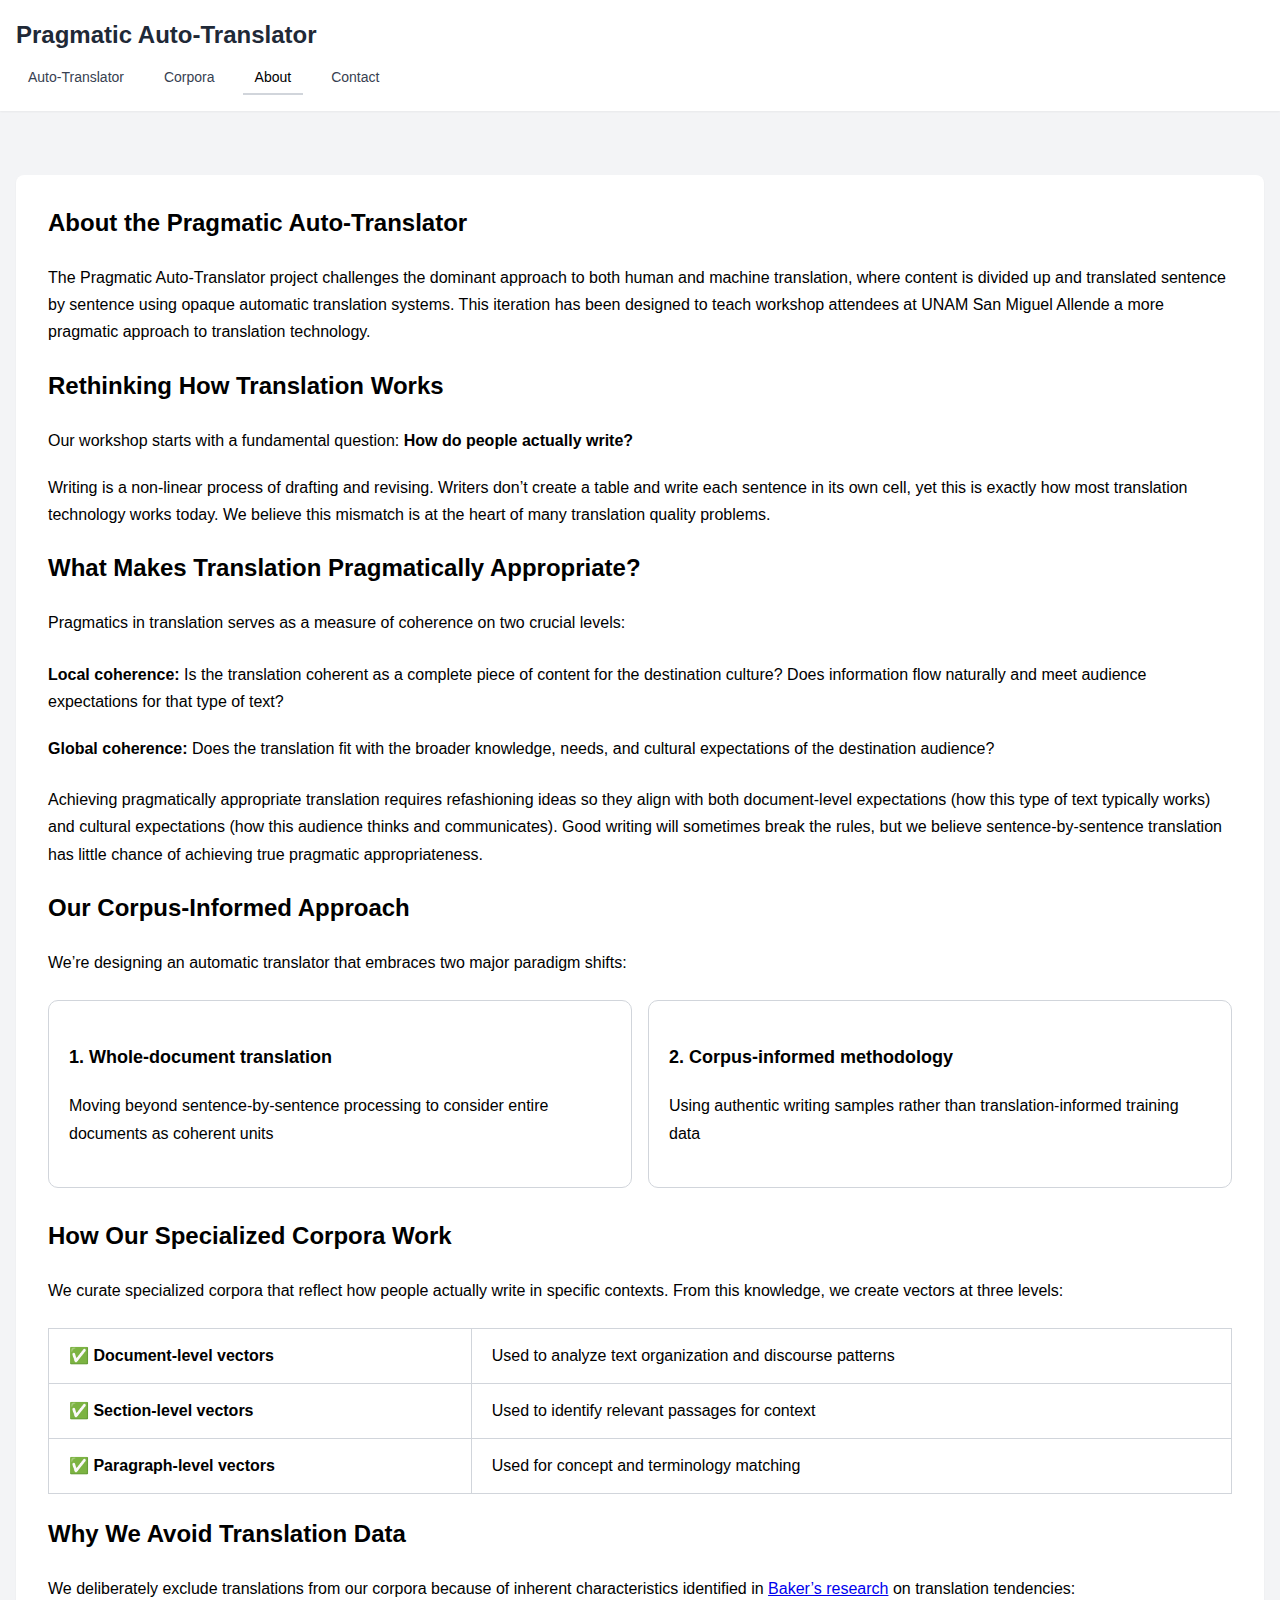
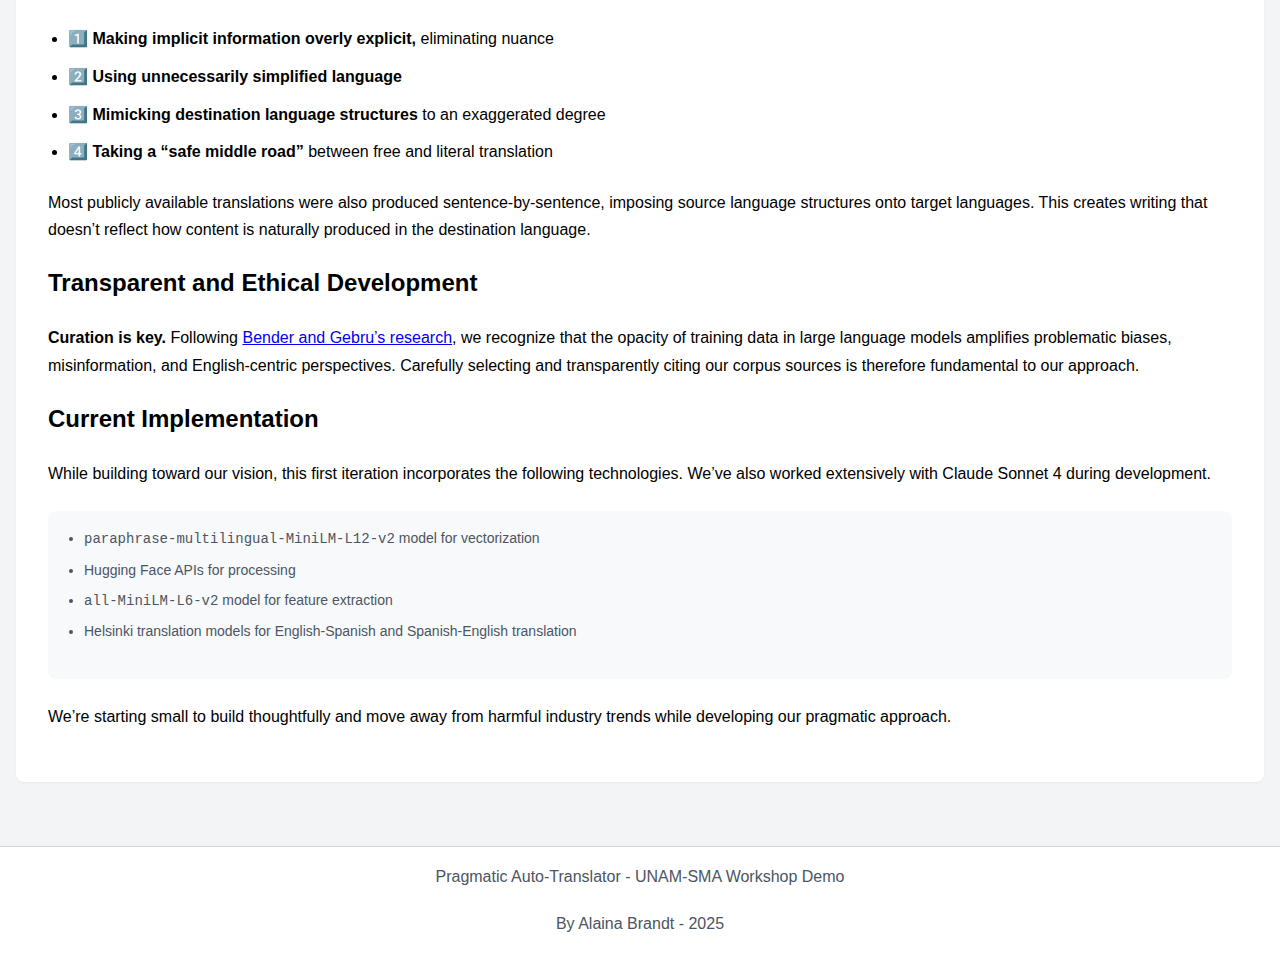
<file: frontend/about.html>
<!DOCTYPE html>
<html lang="en">
<head>
    <meta charset="UTF-8">
    <meta name="viewport" content="width=device-width, initial-scale=1.0">
    <title>About - Pragmatic Auto-Translator</title>
    <link rel="stylesheet" href="css/styles.css">
</head>
<body>
    <header class="header">
        <nav class="nav-container">
            <h1 class="nav-title">Pragmatic Auto-Translator</h1>
            <div class="nav-items">
                <a href="../index.html" class="nav-item">Auto-Translator</a>
                <a href="corpora.html"" class="nav-item">Corpora</a>
                <a href="about.html" class="nav-item" style="border-bottom-color: var(--gray-300);">About</a>
                <a href="#" class="nav-item">Contact</a>
            </div>
        </nav>
    </header>

    <main class="main-container">
        <!-- All content in one continuous section -->
        <section class="section-card">
            <h2>About the Pragmatic Auto-Translator</h2>
            <p>The Pragmatic Auto-Translator project challenges the dominant approach to both human and machine translation, where content is divided up and translated sentence by sentence using opaque automatic translation systems. This iteration has been designed to teach workshop attendees at UNAM San Miguel Allende a more pragmatic approach to translation technology.</p>

            <h2 style="margin-top: 1.5rem;">Rethinking How Translation Works</h2>
            <p>Our workshop starts with a fundamental question: <strong>How do people actually write?</strong></p>
            <p style="margin-bottom: 1.5rem;">Writing is a non-linear process of drafting and revising. Writers don’t create a table and write each sentence in its own cell, yet this is exactly how most translation technology works today. We believe this mismatch is at the heart of many translation quality problems.</p>

            <h2 style="margin-top: 1.5rem;">What Makes Translation Pragmatically Appropriate?</h2>
            <p>Pragmatics in translation serves as a measure of coherence on two crucial levels:</p>
            
            <p style="margin-top: 1.5rem;"><strong>Local coherence:</strong> Is the translation coherent as a complete piece of content for the destination culture? Does information flow naturally and meet audience expectations for that type of text?</p>

            <p style="margin-bottom: 1.5rem;"><strong>Global coherence:</strong> Does the translation fit with the broader knowledge, needs, and cultural expectations of the destination audience?</p>

            <p>Achieving pragmatically appropriate translation requires refashioning ideas so they align with both document-level expectations (how this type of text typically works) and cultural expectations (how this audience thinks and communicates). Good writing will sometimes break the rules, but we believe sentence-by-sentence translation has little chance of achieving true pragmatic appropriateness.</p>

            <h2 style="margin-top: 1.5rem;">Our Corpus-Informed Approach</h2>
            <p style="margin-bottom: 1.5rem;">We’re designing an automatic translator that embraces two major paradigm shifts:</p>
            
            <div class="spex-grid">
                <div class="spex-box">
                    <h3>1. Whole-document translation</h3>
                    <p>Moving beyond sentence-by-sentence processing to consider entire documents as coherent units</p>
                </div>
                <div class="spex-box">
                    <h3>2. Corpus-informed methodology</h3>
                    <p>Using authentic writing samples rather than translation-informed training data</p>
                </div>
            </div>

            <h2 style="margin-top: 1.0rem;">How Our Specialized Corpora Work</h2>
            <p style="margin-bottom: 1.5rem;">We curate specialized corpora that reflect how people actually write in specific contexts. From this knowledge, we create vectors at three levels:</p>
            
            <table style="margin-bottom: 1.5rem;">
                <tr>
                    <td><strong>✅ Document-level vectors</strong></td>
                    <td>Used to analyze text organization and discourse patterns</td>
                </tr>
                <tr>
                    <td><strong>✅ Section-level vectors</strong></td>
                    <td>Used to identify relevant passages for context</td>
                </tr>
                <tr>
                    <td><strong>✅ Paragraph-level vectors</strong></td>
                    <td>Used for concept and terminology matching</td>
                </tr>
            </table>

            <h2 style="margin-top: 1.5rem;">Why We Avoid Translation Data</h2>
            <p>We deliberately exclude translations from our corpora because of inherent characteristics identified in <a href="https://www.taylorfrancis.com/chapters/edit/10.4324/9780429024221-4/corpus-based-translation-studies-mona-baker" target="_blank">Baker’s research</a> on translation tendencies:</p>
            
            <ul style="margin: 1.5rem 0;">
                <li style="margin-bottom: 0.75rem;"><strong>1️⃣ Making implicit information overly explicit,</strong> eliminating nuance</li>
                <li style="margin-bottom: 0.75rem;"><strong>2️⃣ Using unnecessarily simplified language</strong></li>
                <li style="margin-bottom: 0.75rem;"><strong>3️⃣ Mimicking destination language structures</strong> to an exaggerated degree</li>
                <li style="margin-bottom: 0.75rem;"><strong>4️⃣ Taking a “safe middle road”</strong> between free and literal translation</li>
            </ul>
            
            <p>Most publicly available translations were also produced sentence-by-sentence, imposing source language structures onto target languages. This creates writing that doesn’t reflect how content is naturally produced in the destination language.</p>

            <h2 style="margin-top: 1.5rem;">Transparent and Ethical Development</h2>
            <p style="margin-bottom: 1.5rem;"><strong>Curation is key.</strong> Following <a href="https://s10251.pcdn.co/pdf/2021-bender-parrots.pdf" target="_blank">Bender and Gebru’s research</a>, we recognize that the opacity of training data in large language models amplifies problematic biases, misinformation, and English-centric perspectives. Carefully selecting and transparently citing our corpus sources is therefore fundamental to our approach.</p>

            <h2 style="margin-top: 1.5rem;">Current Implementation</h2>
            <p style="margin-bottom: 1.5rem;">While building toward our vision, this first iteration incorporates the following technologies. We’ve also worked extensively with Claude Sonnet 4 during development.</p>
            
            <div class="corpus-info" style="margin-bottom: 1.5rem;">
                <ul>
                    <li><code>paraphrase-multilingual-MiniLM-L12-v2</code> model for vectorization</li>
                    <li>Hugging Face APIs for processing</li>
                    <li><code>all-MiniLM-L6-v2</code> model for feature extraction</li>
                    <li>Helsinki translation models for English-Spanish and Spanish-English translation</li>
                </ul>
            </div>
            
            <p>We’re starting small to build thoughtfully and move away from harmful industry trends while developing our pragmatic approach.</p>
        </section>
    </main>

    <footer class="footer">
        <p>Pragmatic Auto-Translator - UNAM-SMA Workshop Demo</p>
        <p>By Alaina Brandt - 2025</p>
    </footer>

    <script>
        // Simple script to highlight the active navigation item
        document.addEventListener('DOMContentLoaded', function() {
            const aboutLink = document.querySelector('a[href="about.html"]');
            if (aboutLink) {
                aboutLink.style.color = 'var(--gray-900)';
            }
        });
    </script>
</body>
</html>
</file>
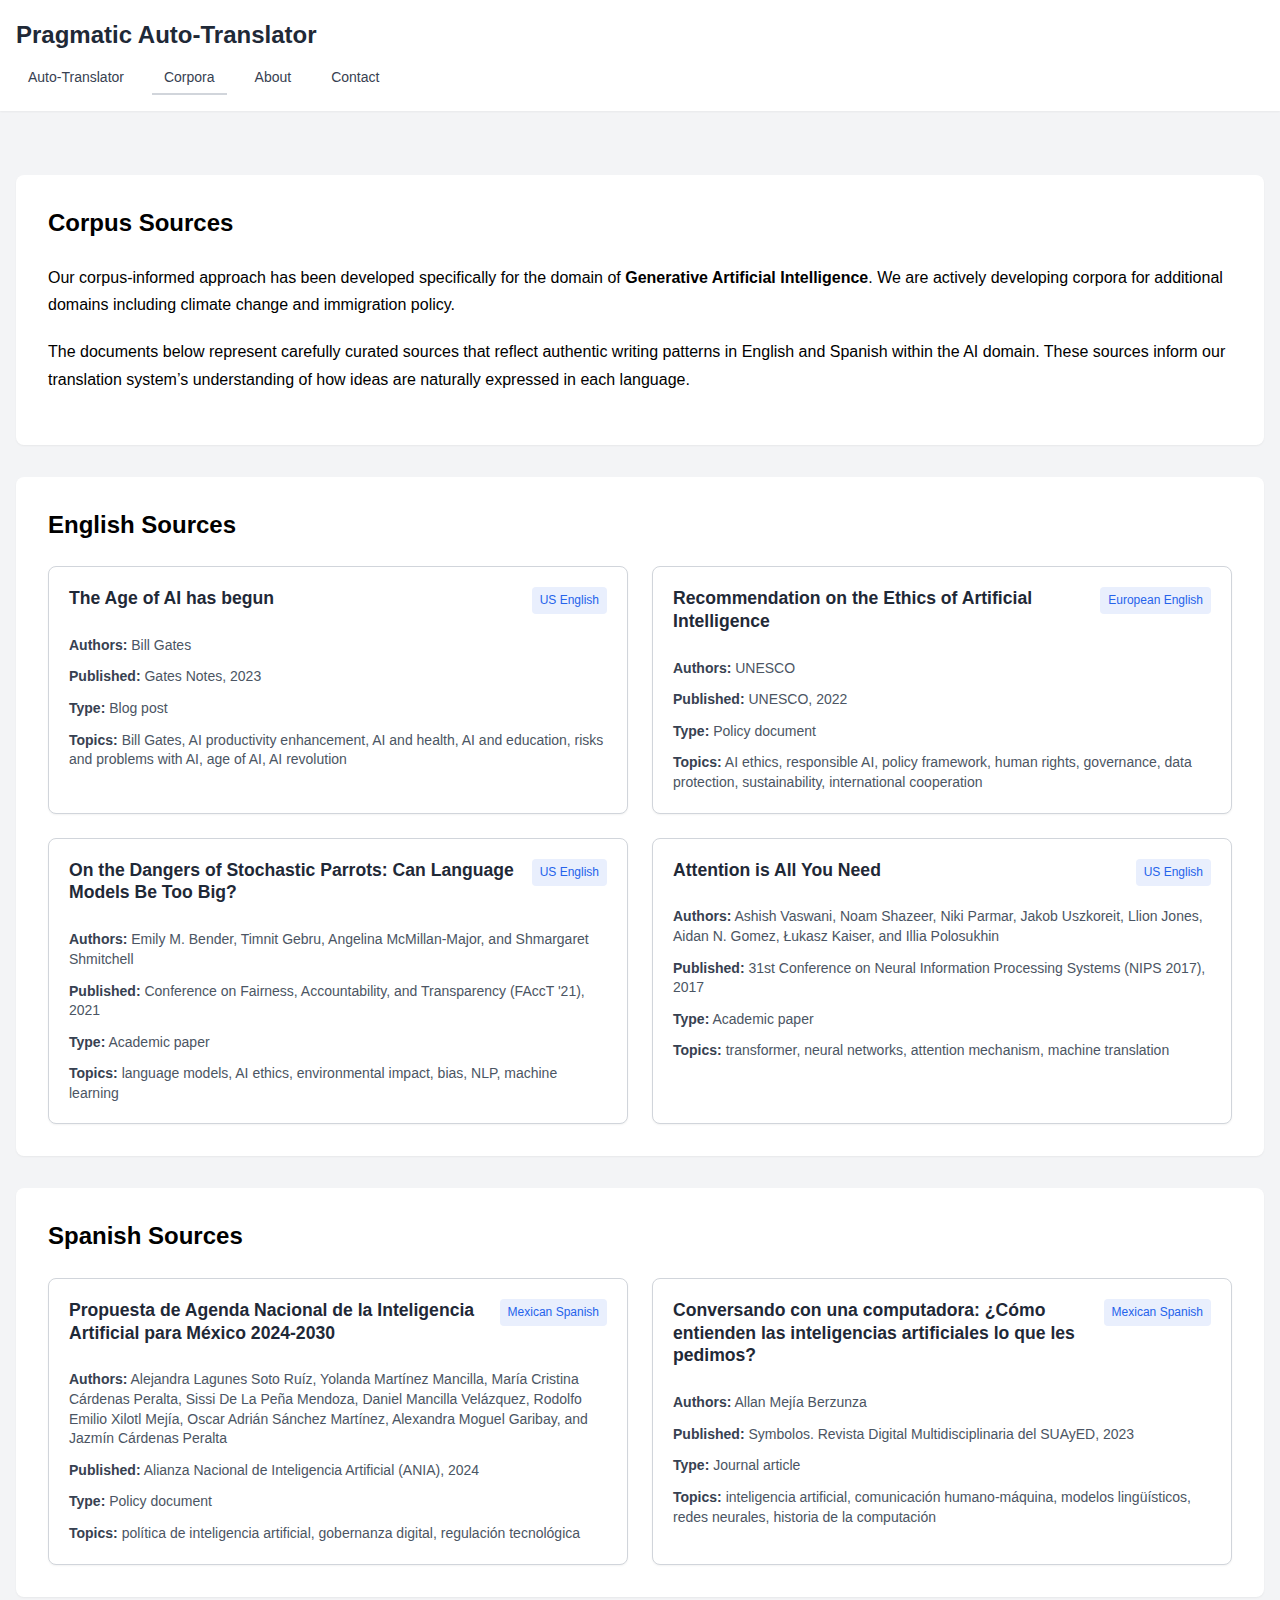
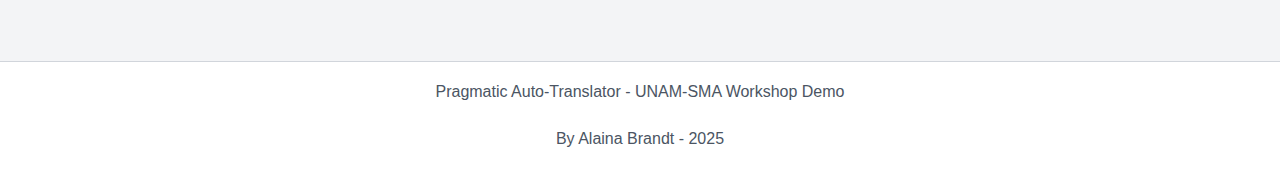
<file: frontend/corpora.html>
<!DOCTYPE html>
<html lang="en">
<head>
    <meta charset="UTF-8">
    <meta name="viewport" content="width=device-width, initial-scale=1.0">
    <title>Corpora - Pragmatic Auto-Translator</title>
    <link rel="stylesheet" href="css/styles.css">
</head>
<body>
    <header class="header">
        <nav class="nav-container">
            <h1 class="nav-title">Pragmatic Auto-Translator</h1>
            <div class="nav-items">
                <a href="../index.html" class="nav-item">Auto-Translator</a>
                <a href="corpora.html" class="nav-item" style="border-bottom-color: var(--gray-300);">Corpora</a>
                <a href="about.html" class="nav-item">About</a>
                <a href="#" class="nav-item">Contact</a>
            </div>
        </nav>
    </header>

    <main class="main-container">
        <section class="section-card">
            <h2>Corpus Sources</h2>
            <p>Our corpus-informed approach has been developed specifically for the domain of <strong>Generative Artificial Intelligence</strong>. We are actively developing corpora for additional domains including climate change and immigration policy.</p>
            
            <p style="margin-top: 1rem;">The documents below represent carefully curated sources that reflect authentic writing patterns in English and Spanish within the AI domain. These sources inform our translation system’s understanding of how ideas are naturally expressed in each language.</p>
        </section>

        <!-- Loading indicator -->
        <div id="loadingIndicator" class="section-card">
            <p style="text-align: center; color: var(--gray-500);">Loading corpus sources...</p>
        </div>

        <!-- Error message -->
        <div id="errorMessage" class="section-card hidden">
            <p style="text-align: center; color: #991b1b;">Unable to load corpus data. Please try again later.</p>
        </div>

        <!-- English corpus section -->
        <section id="englishCorpus" class="section-card hidden">
            <h2>English Sources</h2>
            <div id="englishCards" class="corpus-grid"></div>
        </section>

        <!-- Spanish corpus section -->
        <section id="spanishCorpus" class="section-card hidden">
            <h2>Spanish Sources</h2>
            <div id="spanishCards" class="corpus-grid"></div>
        </section>
    </main>

    <footer class="footer">
        <p>Pragmatic Auto-Translator - UNAM-SMA Workshop Demo</p>
        <p>By Alaina Brandt - 2025</p>
    </footer>

    <script src="js/corpora.js"></script>
</body>
</html>
</file>
<file: frontend/css/styles.css>
/* Reset styles */
* {
    margin: 0;
    padding: 0;
    box-sizing: border-box;
}

button {
    background: none;
    border: none;
    cursor: pointer;
}

/* Base styles */
:root {
    --primary-blue: #2563eb;
    --primary-green: #059669;
    --primary-purple: #7c3aed;
    --gray-100: #f3f4f6;
    --gray-200: #E5E7EB;
    --gray-300: #d1d5db;
    --gray-500: #6b7280;
    --gray-600: #4b5563;
    --gray-700: #374151;
    --gray-800: #1f2937;
}

body {
    background-color: var(--gray-100);
    min-height: 100vh;
    font-family: Arial, sans-serif;
}

h2{
    font-size: x-large;
    padding-bottom: 10px;
}

h3{
    font-size: large;
    padding-bottom: 10px;
}

/* Header and Navbar styles */

/* Header styles */
.header {
    background-color: white;
    box-shadow: 0 1px 2px rgba(0, 0, 0, 0.05);
}

.nav-container {
    max-width: 1280px;
    margin: 0 auto;
    padding: 1rem;
}

.nav-title {
    font-size: 1.5rem;
    font-weight: bold;
    color: var(--gray-800);
}

/* nav-items for dropdown support */
.nav-items {
    margin-top: 0.5rem;
    display: flex;
    flex-direction: row;
    align-items: center;
    gap: 1rem;
}

.nav-item {
    padding: 0.25rem 0.75rem;
    font-size: 0.875rem;
    font-weight: 500;
    color: var(--gray-700);
    border-bottom: 2px solid transparent;
    text-decoration: none;
}

.nav-item:hover {
    color: var(--gray-900);
    border-bottom-color: var(--gray-300);
}

/* Dropdown specific styles */
.dropdown {
    position: relative;
    display: inline-block;
}

.dropdown-toggle {
    position: relative;
    padding-right: 1.5rem !important;
}

.dropdown-toggle::after {
    content: '';
    position: absolute;
    right: 0.5rem;
    top: 50%;
    width: 0.5rem;
    height: 0.5rem;
    border-style: solid;
    border-width: 0.15rem 0.15rem 0 0;
    border-color: var(--gray-500);
    transform: translateY(-75%) rotate(135deg);
    transition: transform 0.2s ease;
}

.dropdown.active .dropdown-toggle::after {
    transform: translateY(-25%) rotate(-45deg);
}

.dropdown-menu {
    position: absolute;
    top: 100%;
    left: 0;
    z-index: 1000;
    display: none;
    min-width: 200px;
    padding: 0.5rem 0;
    margin: 0.125rem 0 0;
    background-color: white;
    border-radius: 0.375rem;
    box-shadow: 0 4px 6px -1px rgba(0, 0, 0, 0.1), 0 2px 4px -1px rgba(0, 0, 0, 0.06);
}

.dropdown.active .dropdown-menu {
    display: block;
}

.dropdown-item {
    display: block;
    width: 100%;
    padding: 0.5rem 1rem;
    clear: both;
    font-weight: 400;
    color: var(--gray-700);
    text-align: inherit;
    white-space: nowrap;
    background-color: transparent;
    border: 0;
    text-decoration: none;
}

.dropdown-item:hover, .dropdown-item:focus {
    color: var(--gray-900);
    background-color: var(--gray-100);
}

.auth-only {
    font-size: 0.75rem;
    color: var(--gray-500);
    font-style: italic;
}

/* Mobile responsive adjustments */
@media (max-width: 768px) {
    .nav-items {
        flex-direction: column;
        align-items: flex-start;
    }
    
    .dropdown-menu {
        position: static;
        box-shadow: none;
        padding-left: 1rem;
    }
}

/* Buttons */
.buttons {
    display: inline-block;
    padding: 0.5rem 1rem;
    background-color: var(--primary-blue);
    color: white;
    border: none;
    border-radius: 0.375rem;
    font-weight: 500;
    cursor: pointer;
    transition: background-color 0.2s ease;
    align-self: flex-end;
}

.buttons:hover {
    background-color: #1d4ed8;
}

.buttons:focus {
    outline: none;
    box-shadow: 0 0 0 2px rgba(37, 99, 235, 0.3);
}

/* Main content */
.main-container {
    max-width: 1280px;
    margin: 0 auto;
    padding: 2rem 1rem;
}

.grid-layout {
    display: grid;
    grid-template-columns: 1fr;
    grid-template-rows: auto auto auto auto auto auto auto;
    gap: 5px;
}

/* Section styles */
.section-card {
    margin-top: 2rem;
    background-color: white;
    border-radius: 0.5rem;
    box-shadow: 0 1px 2px rgba(0, 0, 0, 0.05);
    padding: 1.5rem;
}

/* Input container */
.input-container {
    display: flex;
    flex-direction: column;
    gap: 1rem;
}

/* File upload area */
.upload-area {
    border: 2px dashed var(--gray-300);
    border-radius: 0.5rem;
    padding: 2rem;
    text-align: center;
    cursor: pointer;
    transition: border-color 0.2s ease;
}

.upload-area:hover {
    border-color: var(--primary-blue);
}

.upload-text {
    color: var(--gray-600);
    margin-right: 0.5rem;
}

.upload-label {
    cursor: pointer;
}

/* Hide file input */
.hidden {
    display: none !important;
}

/* Text areas */

.text-input {
    margin-top: 10px;
    width: 100%;
    min-height: 300px;
    padding: 15px 15px;
    border: 1px solid var(--gray-300);
    border-radius: 0.375rem;
    resize: vertical;
    font-family: inherit;
    font-size: medium;
}

.text-input:focus {
    outline: none;
    box-shadow: 0 0 0 2px var(--gray-300);
}

.text-input::placeholder {
    color: var(--gray-500);
}

/* Specifications styles */
.spex-box{
    border: 1px solid var(--gray-300);
    border-radius: 10px;
    padding: 20px;
    margin-bottom: 1rem;
}

/* Table styling - comprehensive alignment fix */
table {
    border: 1px solid var(--gray-300);
    border-collapse: collapse;
    margin-top: 10px;
    margin-bottom: 10px;
    width: 100%;
}

th, td {
    border: 1px solid var(--gray-300);
    padding: 15px 20px;
    vertical-align: top;
    text-align: left;
}

/* Ensure consistent line-height and remove any baseline alignment issues */
td {
    line-height: 1.5;
}

/* Make sure strong elements don't affect vertical alignment */
td strong {
    display: inline-block;
    vertical-align: top;
}

.spex-grid {
    display: grid;
    grid-template-columns: 1fr 1fr;
    gap: 1rem;
}

select {
    width: auto;            /* Set specific width */
    min-width: 150px;        /* Minimum width */
    padding: 8px;            /* Internal spacing */
    border-radius: 4px;      /* Rounded corners */
    border: 1px solid #ccc;  /* Border style */
}

/* Style dropdown options */
select option {
    padding: 10px;
}

/* Translation Performance Metrics styles */
.metric-box {
    border: 1px solid var(--gray-300);
    border-radius: 10px;
    padding: 20px;
    margin-bottom: 1rem;
}

.metric-grid {
    display: grid;
    grid-template-columns: 1fr 1fr 1fr;
    gap: 1.5rem;
}

.metric-description {
    margin-top: 0.75rem;
}

.progress-bar {
    height: 1rem;
    background-color: transparent; /* No need for a background color here */
    border-radius: 9999px;
    position: relative; /* Enables absolute positioning of fills inside */
}

.progress-bar-fill {
    height: 100%;
    border-radius: 9999px;
    position: absolute; /* Positions fill elements absolutely within the progress bar */
    left: 0; /* Align fills to the left edge */
    top: 0; /* Align fills to the top edge */
}

.progress-bar-fill.gray {
    background-color: var(--gray-200); /* Ensure this is defined in your :root or elsewhere in CSS */
    width: 100%; /* Full width for the gray background */
    z-index: 1; /* Lower z-index to keep it behind the colored fills */
}

.progress-bar-fill.blue {
    background-color: var(--primary-blue);
    width: 0%; /* Starts with 0%, adjust based on performance */
    z-index: 2; /* Higher z-index to overlay on the gray fill */
}

.progress-bar-fill.green {
    background-color: var(--primary-green);
    width: 0%; /* Starts with 0%, adjust based on performance */
    z-index: 2; /* Higher z-index to overlay on the gray fill */
}

.progress-bar-fill.purple {
    background-color: var(--primary-purple);
    width: 0%; /* Starts with 0%, adjust based on performance */
    z-index: 2; /* Higher z-index to overlay on the gray fill */
}

/* Translation & Analytic Quality Evaluations styles */

.translation-container {
    border: 1px solid var(--gray-300);
    border-radius: 0.5rem;
    padding: 1rem;
    min-height: 300px;
    margin-top: 0.5rem;
    margin-bottom: 0.5rem;
}

hr {
    margin: 1rem 0;  /* 2rem spacing above and below */
    border: none;    /* Remove default border */
    border-top: 1px solid var(--gray-300);  /* Add custom line */
  }

ul {
    margin-left: 0;
    padding-left: 20px
}

/* Overall Rating Area styles */

.ul {
    padding-top: 5px;
    padding-left: 20px;
    padding-bottom: 5px;
}

.feedback-container {
    display: flex;
    flex-direction: column;
    gap: 1rem;
}

/* Rating Grid Layout */
.rating-grid {
    display: grid;
    grid-template-columns: 1fr 1fr;
    gap: 1.5rem;
}

.rating-section {
    display: flex;
    flex-direction: column;
    gap: 0.75rem;
    border: 1px solid var(--gray-300);
    border-radius: 10px;
    padding: 20px;
    margin-top: 1rem;
    align-items: center;
    text-align: center;
}

.rating-label {
    font-weight: 600;
    color: var(--gray-700);
    font-size: large;
}

/* Star Rating System */
.rating-container {
    display: flex;
    gap: 0.5rem;
}

.rating-star {
    background: none;
    border: none;
    font-size: 1.5rem;
    color: var(--gray-300);
    cursor: pointer;
    transition: color 0.2s ease;
    padding: 0.25rem;
}

.rating-star:hover,
.rating-star.active {
    color: #fbbf24;
}

.rating-description {
    font-size: 0.875rem;
    color: var(--gray-500);
}

/* Feedback Text Area */
.feedback-text-section {
    margin-top: 1.25rem;
}

.feedback-label {
    display: block;
    font-weight: 600;
    color: var(--gray-700);
    margin-bottom: 0.5rem;
}

.feedback-textarea {
    margin-top: 10px;
    width: 100%;
    min-height: 120px;
    padding: 15px 15px;
    border: 1px solid var(--gray-300);
    border-radius: 0.375rem;
    resize: vertical;
    font-family: inherit;
    font-size: medium;
}

.feedback-textarea:focus {
    outline: none;
    box-shadow: 0 0 0 2px var(--gray-300);
}

.feedback-textarea::placeholder {
    color: var(--gray-500);
}

/* Responsive Adjustments */
@media (max-width: 768px) {
    .feedback-section {
        padding: 1rem;
    }
    
    .rating-grid {
        grid-template-columns: 1fr;
    }
    
    .submit-button {
        width: 100%;
    }
}

/* Corpus Page Styles */
.corpus-grid {
    display: grid;
    grid-template-columns: 1fr 1fr;
    gap: 1.5rem;
    margin-top: 1rem;
}

.corpus-card {
    background-color: white;
    border: 1px solid var(--gray-300);
    border-radius: 0.5rem;
    padding: 1.25rem;
    box-shadow: 0 1px 2px rgba(0, 0, 0, 0.05);
    transition: box-shadow 0.2s ease;
}

.corpus-card:hover {
    box-shadow: 0 4px 6px -1px rgba(0, 0, 0, 0.1), 0 2px 4px -1px rgba(0, 0, 0, 0.06);
}

.corpus-card-header {
    display: flex;
    justify-content: space-between;
    align-items: flex-start;
    margin-bottom: 1rem;
    gap: 1rem;
}

.corpus-title {
    font-size: 1.1rem;
    font-weight: 600;
    color: var(--gray-800);
    line-height: 1.3;
    margin: 0;
    flex-grow: 1;
}

.corpus-language {
    font-size: 0.75rem;
    font-weight: 500;
    color: var(--primary-blue);
    background-color: rgba(37, 99, 235, 0.1);
    padding: 0.25rem 0.5rem;
    border-radius: 0.25rem;
    white-space: nowrap;
    flex-shrink: 0;
}

.corpus-authors,
.corpus-publication,
.corpus-type,
.corpus-topics {
    margin-bottom: 0.75rem;
    font-size: 0.875rem;
    line-height: 1.4;
    color: var(--gray-600);
}

.corpus-authors strong,
.corpus-publication strong,
.corpus-type strong,
.corpus-topics strong {
    color: var(--gray-700);
    font-weight: 600;
}

.corpus-topics {
    margin-bottom: 0;
}

/* Mobile responsiveness for corpus cards */
@media (max-width: 768px) {
    .corpus-grid {
        grid-template-columns: 1fr;
    }
    
    .corpus-card-header {
        flex-direction: column;
        align-items: flex-start;
        gap: 0.5rem;
    }
    
    .corpus-language {
        align-self: flex-start;
    }
}

/* Improved text spacing for better readability */

/* Base text styling with better line height */
body {
    background-color: var(--gray-100);
    min-height: 100vh;
    font-family: Arial, sans-serif;
    line-height: 1.6; /* Increased from default for better readability */
}

/* Paragraph spacing */
p {
    line-height: 1.7; /* Comfortable line spacing */
    margin-bottom: 1.25rem; /* Increased space between paragraphs */
}

/* Adjust heading spacing */
h2 {
    font-size: x-large;
    padding-bottom: 10px;
    margin-top: 2rem; /* More space before headings */
    margin-bottom: 1rem; /* Space after headings */
    line-height: 1.3;
}

/* Remove excessive top margin from first heading in sections */
.section-card h2:first-child {
    margin-top: 0;
}

h3 {
    font-size: large;
    padding-bottom: 10px;
    margin-top: 1.5rem;
    margin-bottom: 0.75rem;
    line-height: 1.4;
}

/* List spacing */
ul, ol {
    margin-left: 0;
    padding-left: 20px;
    margin-bottom: 1.25rem; /* Match paragraph spacing */
}

li {
    margin-bottom: 0.5rem; /* Space between list items */
    line-height: 1.6;
}

/* Section card content spacing */
.section-card {
    margin-top: 2rem;
    background-color: white;
    border-radius: 0.5rem;
    box-shadow: 0 1px 2px rgba(0, 0, 0, 0.05);
    padding: 2rem; /* Increased padding for more breathing room */
    line-height: 1.6;
}

/* Footer */
.footer {
    background-color: white;
    margin-top: 2rem;
    padding: 1rem;
    border-top: 1px solid var(--gray-300);
    text-align: center;
    color: var(--gray-600);
}

/* Additional styles for the simplified version */
.language-switcher {
    display: flex;
    align-items: center;
    gap: 1rem;
    margin-bottom: 1rem;
}

.language-toggle {
    display: flex;
    background-color: var(--gray-200);
    border-radius: 0.5rem;
    padding: 0.25rem;
}

.language-option {
    padding: 0.5rem 1rem;
    border-radius: 0.375rem;
    border: none;
    background: transparent;
    cursor: pointer;
    font-weight: 500;
    transition: all 0.2s ease;
}

.language-option.active {
    background-color: var(--primary-blue);
    color: white;
}

.language-option:not(.active) {
    color: var(--gray-600);
}

.language-option:not(.active):hover {
    background-color: var(--gray-300);
}

.translate-button {
    background-color: var(--primary-green);
    color: white;
    padding: 0.75rem 2rem;
    border: none;
    border-radius: 0.5rem;
    font-size: 1.1rem;
    font-weight: 600;
    cursor: pointer;
    transition: background-color 0.2s ease;
    margin: 1rem 0;
}

.translate-button:hover {
    background-color: #047857;
}

.translate-button:disabled {
    background-color: var(--gray-400);
    cursor: not-allowed;
}

.status-indicator {
    padding: 0.5rem 1rem;
    border-radius: 0.375rem;
    font-size: 0.875rem;
    margin: 0.5rem 0;
}

.status-loading {
    background-color: #fef3c7;
    color: #92400e;
}

.status-success {
    background-color: #d1fae5;
    color: #065f46;
}

.status-error {
    background-color: #fee2e2;
    color: #991b1b;
}

.corpus-info {
    background: #f8f9fa;;
    padding: 1rem;
    border-radius: 0.5rem;
    margin: 1rem 0;
    font-size: 0.875rem;
    color: var(--gray-600);
}

/* Context Similarity and Priority */

.similarity-options {
  background: #f8f9fa;
  padding: 1rem;
  border-radius: 0.5rem;
  margin: 15px;
  border-left: 3px solid var(--accent-color);
}

.option-group {
  margin-bottom: 10px;
  display: flex;
  align-items: center;
  gap: 10px;
}

.toggle-container {
  display: flex;
  align-items: center;
  gap: 8px;
  cursor: pointer;
}

.toggle-slider {
  position: relative;
  width: 40px;
  height: 20px;
  background: #ccc;
  border-radius: 20px;
  transition: background 0.3s;
}

.toggle-slider::before {
  content: '';
  position: absolute;
  width: 16px;
  height: 16px;
  border-radius: 50%;
  background: white;
  top: 2px;
  left: 2px;
  transition: transform 0.3s;
}

input[type="checkbox"]:checked + .toggle-slider {
  background: var(--accent-color);
}

input[type="checkbox"]:checked + .toggle-slider::before {
  transform: translateX(20px);
}

input[type="checkbox"] {
  display: none;
}

.info-link {
  color: var(--accent-color);
  text-decoration: none;
  font-weight: bold;
  cursor: help;
}

.info-link:hover {
  color: var(--gray-700);
}

#priorityStrategy {
  padding: 5px 10px;
  border: 1px solid #ddd;
  border-radius: 4px;
  background: white;
}
</file>
